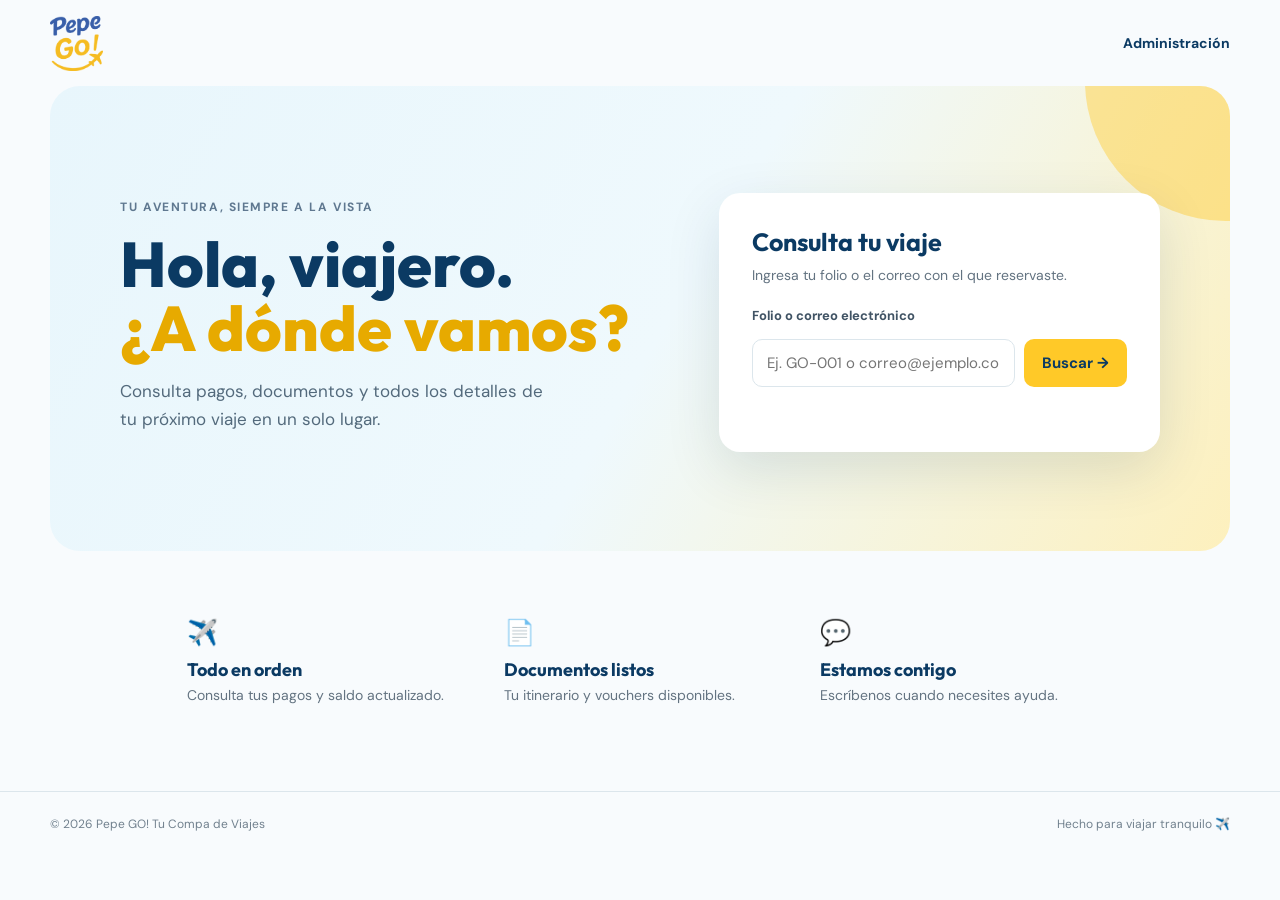
<file: index.html>
<!doctype html>
<html lang="es-MX">
<head>
  <meta charset="utf-8">
  <meta name="viewport" content="width=device-width, initial-scale=1">
  <meta name="description" content="Consulta el estado de tu viaje con Pepe GO!">
  <meta name="theme-color" content="#ffc928">
  <title>Pepe GO! | Tu Compa de Viajes</title>
  <link rel="icon" type="image/png" href="assets/logo.png">
  <link rel="apple-touch-icon" href="assets/logo.png">
  <link rel="preconnect" href="https://fonts.googleapis.com">
  <link rel="preconnect" href="https://fonts.gstatic.com" crossorigin>
  <link href="https://fonts.googleapis.com/css2?family=DM+Sans:wght@400;500;600;700&family=Outfit:wght@600;700;800&display=swap" rel="stylesheet">
  <link rel="stylesheet" href="css/styles.css">
</head>
<body>
  <header class="site-header">
    <a class="brand" href="index.html"><img src="assets/logo.png" alt="Pepe GO!" class="logo-pepe"></a>
    <a class="admin-link" href="admin.html">Administración</a>
  </header>
  <main>
    <section class="hero">
      <div class="hero-copy"><span class="eyebrow">Tu aventura, siempre a la vista</span><h1>Hola, viajero.<br><em>¿A dónde vamos?</em></h1><p>Consulta pagos, documentos y todos los detalles de tu próximo viaje en un solo lugar.</p></div>
      <div class="search-card"><h2>Consulta tu viaje</h2><p>Ingresa tu folio o el correo con el que reservaste.</p><form id="search-form" novalidate><label for="search-query">Folio o correo electrónico</label><div class="search-row"><input id="search-query" name="query" type="text" placeholder="Ej. GO-001 o correo@ejemplo.com" autocomplete="off" required><button type="submit">Buscar →</button></div><p class="form-message" id="search-message" role="status"></p></form></div>
    </section>
    <section id="trip-result" class="trip-result" aria-live="polite" hidden></section>
    <section class="benefits"><article><span>✈️</span><h3>Todo en orden</h3><p>Consulta tus pagos y saldo actualizado.</p></article><article><span>📄</span><h3>Documentos listos</h3><p>Tu itinerario y vouchers disponibles.</p></article><article><span>💬</span><h3>Estamos contigo</h3><p>Escríbenos cuando necesites ayuda.</p></article></section>
  </main>
  <footer><span>© <span id="year"></span> Pepe GO! Tu Compa de Viajes</span><span>Hecho para viajar tranquilo ✈️</span></footer>
  <script src="config.js"></script><script src="js/api.js"></script><script src="components/trip-card.js"></script><script src="js/app.js"></script>
</body>
</html>
</file>
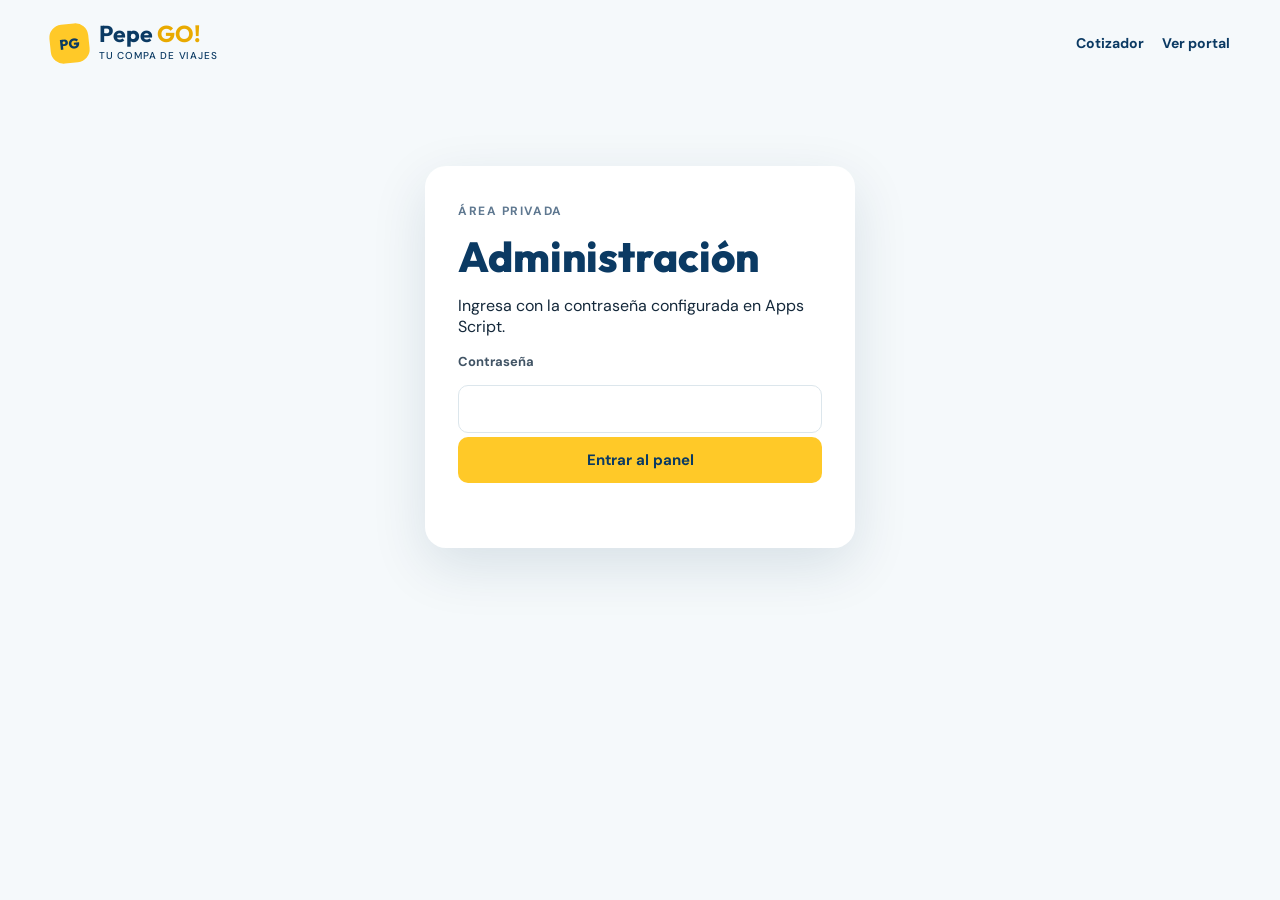
<file: admin.html>
<!doctype html>
<html lang="es-MX">
<head>
  <meta charset="utf-8"><meta name="viewport" content="width=device-width, initial-scale=1"><meta name="theme-color" content="#ffc928"><title>Administración | Pepe GO!</title>
  <link rel="icon" type="image/png" href="assets/logo.png"><link rel="apple-touch-icon" href="assets/logo.png">
  <link rel="preconnect" href="https://fonts.googleapis.com"><link rel="preconnect" href="https://fonts.gstatic.com" crossorigin><link href="https://fonts.googleapis.com/css2?family=DM+Sans:wght@400;500;600;700&family=Outfit:wght@600;700;800&display=swap" rel="stylesheet"><link rel="stylesheet" href="css/styles.css">
</head>
<body class="admin-body"><header class="site-header"><a class="brand" href="index.html"><span class="brand-mark">PG</span><span>Pepe <strong>GO!</strong><small>Tu Compa de Viajes</small></span></a><nav class="admin-header-links"><a class="admin-link" href="cotizador.html">Cotizador</a><a class="admin-link" href="index.html">Ver portal</a></nav></header>
<main class="admin-main"><section id="login-view" class="login-card"><span class="eyebrow">Área privada</span><h1>Administración</h1><p>Ingresa con la contraseña configurada en Apps Script.</p><form id="login-form"><label for="password">Contraseña</label><input id="password" type="password" required autocomplete="current-password"><button type="submit">Entrar al panel</button><p id="login-message" class="form-message" role="status"></p></form></section>
<section id="dashboard-view" hidden><div class="dashboard-head"><div><span class="eyebrow">Panel de control</span><h1>Operación de viajes</h1></div><button id="logout" class="button-secondary">Cerrar sesión</button></div><div id="dashboard-stats" class="stats-grid"></div><div class="admin-grid"><section class="admin-card"><h2>Registrar cliente y viaje</h2><form id="trip-form" class="admin-form"><div class="form-section">Datos del cliente</div><div class="field-grid"><label>Nombre<input name="nombre" required></label><label>Correo<input name="email" type="email" required></label><label>Teléfono<input name="telefono" type="tel"></label></div><div class="form-section">Datos del viaje</div><div class="field-grid"><label>Folio<input name="folio" placeholder="PG-2026-001" required></label><label>Destino<input name="destino" required></label><label>Hotel<input name="hotel" required></label><label>Pasajeros<input name="pasajeros" type="number" min="1" required></label><label>Salida<input name="fechaSalida" type="date" required></label><label>Regreso<input name="fechaRegreso" type="date" required></label><label>Costo total<input name="costoTotal" type="number" min="0" step="0.01" required></label><label>Estatus<select name="estatus"><option>Confirmado</option><option>Pendiente de pago</option><option>Documentación pendiente</option><option>Completado</option><option>Cancelado</option></select></label><label>Fecha próximo pago<input name="proximoPagoFecha" type="date"></label><label>Monto próximo pago<input name="proximoPagoMonto" type="number" min="0" step="0.01"></label></div><label>URL de itinerario<input name="itinerarioUrl" type="url" placeholder="https://..."></label><label>URL de vouchers<input name="vouchersUrl" type="url" placeholder="https://..."></label><button type="submit">Guardar cliente y viaje</button><p id="trip-message" class="form-message" role="status"></p></form></section><section class="admin-card"><h2>Registrar pago</h2><form id="payment-form" class="admin-form"><label>Folio del viaje<input name="folio" required></label><label>Fecha del pago<input name="fecha" type="date" required></label><label>Monto<input name="monto" type="number" min="0.01" step="0.01" required></label><label>Método de pago<input name="metodo" placeholder="Transferencia, efectivo..." required></label><label>Nota (opcional)<input name="nota"></label><button type="submit">Registrar pago</button><p id="payment-message" class="form-message" role="status"></p></form></section></div><section class="admin-card records-card"><div class="card-title-row"><h2>Viajes recientes</h2><button id="refresh" class="button-secondary">Actualizar</button></div><div class="table-wrap"><table><thead><tr><th>Folio</th><th>Cliente</th><th>Destino</th><th>Salida</th><th>Saldo</th><th>Estatus</th></tr></thead><tbody id="trips-table"></tbody></table></div></section></section></main><script src="config.js"></script><script src="js/api.js"></script><script src="js/admin.js"></script></body></html>
</file>
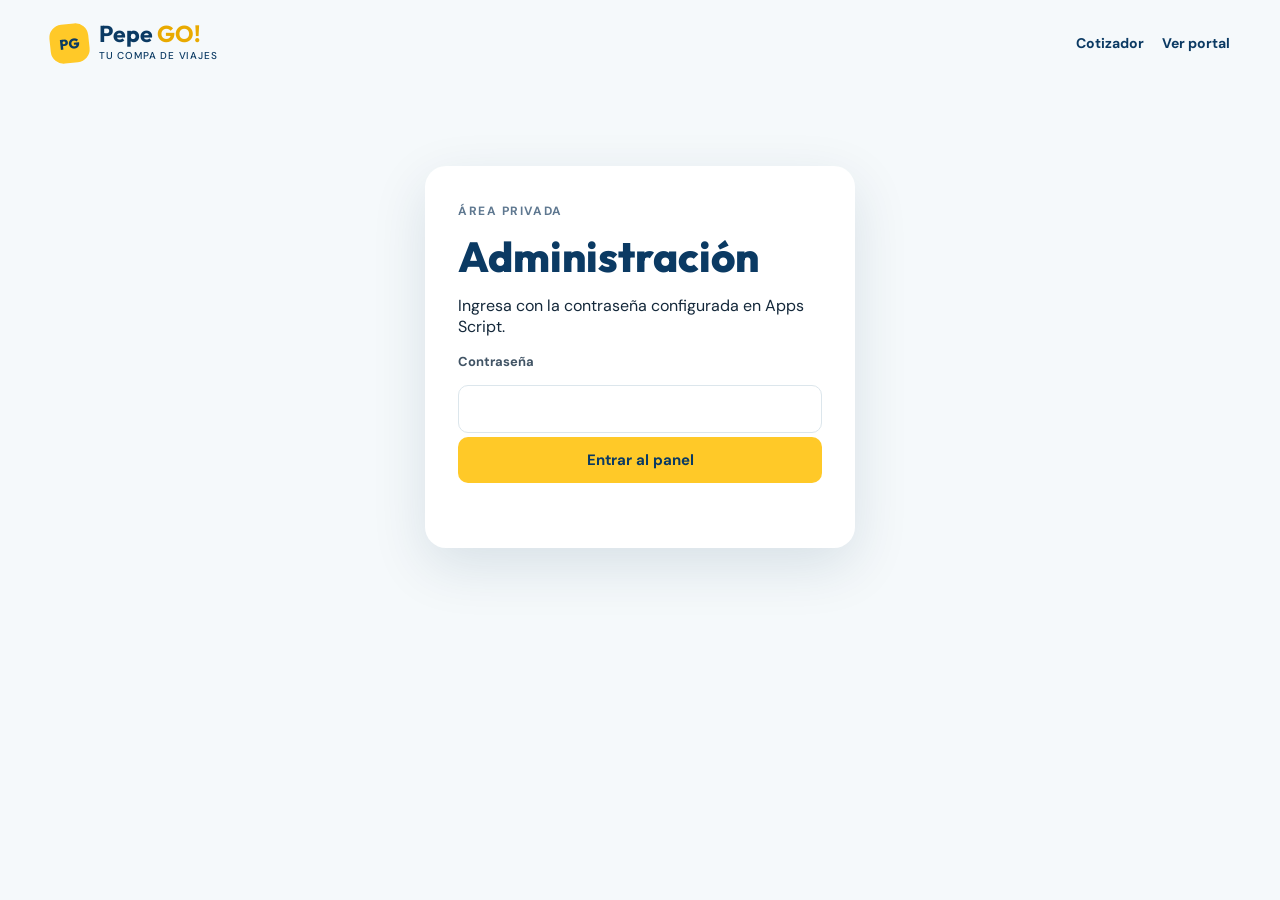
<file: cotizador.html>
<!doctype html>
<html lang="es-MX">
<head>
  <meta charset="utf-8">
  <meta name="viewport" content="width=device-width, initial-scale=1">
  <meta name="theme-color" content="#ffc928">
  <title>Cotizador | Pepe GO!</title>
  <link rel="icon" type="image/png" href="assets/logo.png">
  <link rel="apple-touch-icon" href="assets/logo.png">
  <link rel="preconnect" href="https://fonts.googleapis.com">
  <link rel="preconnect" href="https://fonts.gstatic.com" crossorigin>
  <link href="https://fonts.googleapis.com/css2?family=DM+Sans:wght@400;500;600;700&family=Outfit:wght@600;700;800&display=swap" rel="stylesheet">
  <link rel="stylesheet" href="css/styles.css">
</head>
<body class="admin-body quote-page">
  <header class="site-header no-print">
    <a class="brand" href="admin.html"><img class="logo-pepe" src="assets/logo.png" alt="Pepe GO!"></a>
    <nav class="admin-header-links"><a class="admin-link" href="admin.html">Panel</a><a class="admin-link" href="index.html">Portal</a></nav>
  </header>

  <main id="quote-app" class="admin-main quote-main" hidden>
    <div class="dashboard-head no-print">
      <div><span class="eyebrow">Panel administrativo</span><h1>Cotizador</h1></div>
      <button id="logout" class="button-secondary" type="button">Cerrar sesión</button>
    </div>

    <section class="admin-card quote-library no-print">
      <div><span class="eyebrow">Cotizaciones guardadas</span><h2>Editar cotización o reserva</h2></div>
      <div class="quote-library-controls">
        <select id="saved-quotes" aria-label="Cotizaciones guardadas"><option value="">Selecciona una cotización</option></select>
        <button id="load-quote" class="button-secondary" type="button">Cargar</button>
        <button id="new-quote" type="button">Nueva</button>
      </div>
    </section>

    <div class="quote-workspace">
      <section class="admin-card quote-form-card no-print">
        <div class="quote-form-heading"><div><span class="eyebrow" id="editor-mode">Nueva</span><h2 id="editor-title">Cotización</h2></div><span id="conversion-badge" class="small-status" hidden>Reserva creada</span></div>
        <form id="quote-form" class="admin-form" novalidate>
          <div class="form-section">Control de la cotización</div>
          <div class="field-grid">
            <label>Código de cotización<input name="cotizacionId" readonly placeholder="Se genera al guardar"></label>
            <label>Código base de reserva<input name="codigoBaseReserva" placeholder="Ej. GO07N015" autocapitalize="characters"></label>
            <label>Folio del viaje<input name="folioViaje" readonly placeholder="Se genera al aceptar"></label>
            <label>Estatus<select name="estatus"><option value="Borrador">Borrador</option><option value="Aceptada">Aceptada</option></select></label>
          </div>

          <div class="form-section">Datos del cliente</div>
          <div class="field-grid">
            <label>Nombre<input name="clienteNombre" autocomplete="name"></label>
            <label>Correo<input name="clienteEmail" type="email" autocomplete="email"></label>
            <label>Teléfono<input name="clienteTelefono" type="tel" autocomplete="tel"></label>
          </div>

          <div class="form-section">Viajeros</div>
          <div class="field-grid">
            <label>Número de adultos<input name="adultos" type="number" min="0" step="1" value="0"></label>
            <label>Número de menores<input name="menores" type="number" min="0" step="1" value="0"></label>
            <label>Total de pasajeros<input name="personas" type="number" readonly value="0"></label>
          </div>
          <div id="minor-ages" class="dynamic-grid"></div>

          <div class="form-section dynamic-section-head"><span>Habitaciones</span><button id="add-room" class="button-secondary compact-button" type="button">Agregar habitación</button></div>
          <div id="rooms-list" class="dynamic-list"></div>

          <div class="form-section dynamic-section-head"><span>Destinos del viaje</span><button id="add-destination" class="button-secondary compact-button" type="button">Agregar destino</button></div>
          <div id="destinations-list" class="dynamic-list"></div>

          <div class="form-section">Servicios y notas</div>
          <label>Servicios incluidos<textarea name="serviciosIncluidos" rows="3"></textarea></label>
          <label>Observaciones<textarea name="observaciones" rows="3"></textarea></label>

          <div class="form-section dynamic-section-head"><span>Imágenes de la cotización</span><button id="add-image" class="button-secondary compact-button" type="button">Agregar imagen</button></div>
          <p class="field-help">Puedes agregar hasta 4 URLs públicas de Google Drive u otro servicio.</p>
          <div id="images-list" class="dynamic-list image-editor-list"></div>

          <div class="form-section">Inversión</div>
          <div class="field-grid investment-form-grid">
            <label>Precio real<input name="precioReal" type="number" min="0" step="0.01"></label>
            <label>Tipo de descuento<select name="tipoDescuento"><option value="porcentaje">Porcentaje</option><option value="monto">Monto fijo</option></select></label>
            <label>Descuento aplicado<input name="descuentoAplicado" type="number" min="0" step="0.01"></label>
            <label>Precio final<input name="precioTotal" type="number" min="0" step="0.01"></label>
            <label>Anticipo<input name="anticipo" type="number" min="0" step="0.01"></label>
            <label>Saldo pendiente<input name="saldoPendiente" type="number" min="0" step="0.01" readonly></label>
          </div>
          <div class="price-calculation-note"><span id="price-warning" hidden>El precio final fue ajustado manualmente y no coincide con el cálculo del descuento.</span><button id="use-calculated-price" class="button-secondary compact-button" type="button" hidden>Usar precio calculado</button></div>
          <div class="field-grid">
            <label>Fecha límite para reservar<input name="fechaLimiteReserva" type="date"></label>
            <label>Fecha límite para liquidar<input name="fechaLiquidacion" type="date"></label>
          </div>

          <div class="quote-form-actions quote-form-actions-wide">
            <button id="preview-button" type="button">Vista previa</button>
            <button id="save-button" class="button-secondary" type="submit">Guardar cotización</button>
            <button id="accept-button" class="accept-button" type="button">Aceptar y crear reserva</button>
          </div>
          <p id="quote-message" class="form-message" role="status" aria-live="polite"></p>
        </form>
      </section>

      <section id="quote-preview" class="quote-preview" aria-live="polite">
        <div class="quote-placeholder no-print"><strong>Tu cotización aparecerá aquí</strong><span>Puedes generar una vista previa aunque haya campos vacíos.</span></div>
      </section>
    </div>
  </main>

  <script src="config.js"></script>
  <script src="js/api.js"></script>
  <script src="js/cotizador.js"></script>
</body>
</html>
</file>
<file: css/styles.css>
:root{--yellow:#ffc928;--yellow-light:#fff3c9;--blue:#0b3a63;--blue-dark:#062b4b;--sky:#e9f5fc;--ink:#14283a;--muted:#637381;--white:#fff;--line:#dce6ec;--shadow:0 18px 55px rgba(8,50,82,.12)}*{box-sizing:border-box}body{margin:0;background:#f8fbfd;color:var(--ink);font-family:'DM Sans',sans-serif}.site-header{width:min(1180px,calc(100% - 40px));height:86px;margin:auto;display:flex;align-items:center;justify-content:space-between}.brand{display:flex;gap:10px;align-items:center;color:var(--blue);font-family:Outfit,sans-serif;font-size:23px;font-weight:700;text-decoration:none;line-height:.9}.brand strong{color:#e9aa00}.brand small{display:block;font:500 10px 'DM Sans';letter-spacing:.08em;text-transform:uppercase;margin-top:5px}.brand-mark{width:39px;height:39px;border-radius:13px;background:var(--yellow);display:grid;place-items:center;font:800 14px Outfit;color:var(--blue);transform:rotate(-6deg)}.admin-link{color:var(--blue);font-size:14px;font-weight:700;text-decoration:none}.hero{max-width:1180px;min-height:465px;margin:auto;padding:70px 5.5% 62px;border-radius:30px;background:linear-gradient(120deg,#e8f6fc 0%,#eff9fd 52%,#fdf0bd 100%);display:grid;grid-template-columns:1.1fr .9fr;gap:60px;align-items:center;overflow:hidden;position:relative}.hero:after{content:'';position:absolute;width:280px;height:280px;border-radius:50%;right:-135px;top:-145px;background:rgba(255,201,40,.42)}.hero-copy{position:relative;z-index:1}.eyebrow{font-size:12px;text-transform:uppercase;letter-spacing:.13em;color:#5f7890;font-weight:700}.hero h1,.admin-main h1{font:800 clamp(38px,5vw,63px)/1.02 Outfit;margin:16px 0;color:var(--blue)}.hero h1 em{font-style:normal;color:#e7aa00}.hero-copy p{max-width:430px;color:#536a7c;line-height:1.65;font-size:17px}.search-card,.login-card,.admin-card{background:var(--white);padding:33px;border-radius:21px;box-shadow:var(--shadow);position:relative;z-index:1}.search-card h2,.admin-card h2{font:700 25px Outfit;margin:0 0 8px;color:var(--blue)}.search-card p{color:var(--muted);font-size:14px;margin:0 0 23px}label{display:block;font-weight:700;font-size:13px;color:#405364;margin:0 0 15px}input,select{font:400 15px 'DM Sans';display:block;width:100%;border:1px solid var(--line);border-radius:10px;padding:13px 14px;color:var(--ink);background:#fff;margin-top:7px;outline:none}input:focus,select:focus{border-color:#5c9fcc;box-shadow:0 0 0 3px #d9f0fb}.search-row{display:flex;gap:9px}.search-row input{margin:0}.search-row button,button{border:0;cursor:pointer;background:var(--yellow);color:var(--blue);font:700 15px 'DM Sans';border-radius:10px;padding:0 18px;white-space:nowrap;transition:transform .15s,background .15s}button:hover{background:#f0bb18;transform:translateY(-1px)}.form-message{min-height:20px!important;margin:12px 0 0!important;font-size:13px!important;color:#b14232!important}.form-message.success{color:#16754c!important}.benefits{width:min(930px,calc(100% - 40px));display:grid;grid-template-columns:repeat(3,1fr);gap:20px;margin:50px auto 70px}.benefits article{padding:15px 12px}.benefits span{font-size:25px;color:#dfa700}.benefits h3{font:700 18px Outfit;margin:9px 0 4px;color:var(--blue)}.benefits p{font-size:14px;color:var(--muted);margin:0;line-height:1.5}footer{border-top:1px solid var(--line);padding:24px max(20px,calc((100vw - 1180px)/2));display:flex;justify-content:space-between;color:#71818e;font-size:12px}.trip-result{width:min(980px,calc(100% - 40px));margin:50px auto}.trip-card{background:#fff;border-radius:25px;box-shadow:var(--shadow);overflow:hidden}.trip-head{background:var(--blue);color:#fff;padding:30px 36px;display:flex;justify-content:space-between;gap:18px;align-items:flex-start}.trip-head h2{font:700 29px Outfit;margin:4px 0}.trip-head p{margin:0;color:#c7d9e6;font-size:14px}.status{display:inline-block;background:#dff7e9;color:#147247;border-radius:30px;padding:8px 12px;font-size:12px;font-weight:700;white-space:nowrap}.status.pending{background:#fff2ca;color:#9b6a00}.status.cancelled{background:#fbe0df;color:#9d3430}.trip-content{padding:32px 36px}.detail-grid{display:grid;grid-template-columns:repeat(3,1fr);gap:25px 20px;padding-bottom:28px;border-bottom:1px solid var(--line)}.detail-label{display:block;text-transform:uppercase;letter-spacing:.08em;font-weight:700;color:#8294a0;font-size:10px;margin-bottom:6px}.detail-value{font-size:15px;font-weight:600}.payment-area{padding:28px 0;display:grid;grid-template-columns:1fr 1.2fr;gap:55px;align-items:center}.amounts{display:flex;gap:28px}.amounts strong{font:700 21px Outfit;display:block;color:var(--blue)}.amounts small{font-size:12px;color:var(--muted)}.progress-label{display:flex;justify-content:space-between;color:var(--blue);font-weight:700;font-size:13px;margin-bottom:9px}.progress-track{height:11px;border-radius:100px;background:#e8eff3;overflow:hidden}.progress-bar{height:100%;background:linear-gradient(90deg,#ffc928,#eab000);border-radius:inherit}.next-payment{font-size:13px;color:#627685;margin:12px 0 0}.trip-actions{display:flex;flex-wrap:wrap;gap:11px}.action-button{padding:12px 16px;background:var(--sky);color:var(--blue);border-radius:10px;font-size:14px;text-decoration:none;font-weight:700}.action-button.whatsapp{background:#dcf6e5;color:#13733b}.action-button.disabled{opacity:.48;pointer-events:none}.admin-body{background:#f5f9fb}.admin-main{width:min(1180px,calc(100% - 40px));margin:45px auto 80px}.login-card{width:min(430px,100%);margin:80px auto}.login-card h1{font-size:42px}.login-card button,.admin-form button{width:100%;height:46px;margin-top:4px}.dashboard-head,.card-title-row{display:flex;justify-content:space-between;align-items:center;gap:20px}.dashboard-head h1{font-size:43px}.button-secondary{background:#e7f2f8;color:var(--blue);padding:12px 15px}.stats-grid{display:grid;grid-template-columns:repeat(3,1fr);gap:18px;margin:25px 0}.stat{background:#fff;padding:20px;border-radius:16px;border:1px solid #e4edf1}.stat strong{display:block;font:700 29px Outfit;color:var(--blue)}.stat span{font-size:12px;color:var(--muted)}.admin-grid{display:grid;grid-template-columns:1.45fr .8fr;gap:20px}.admin-card{box-shadow:none;border:1px solid #e2ebf0;border-radius:17px;margin-bottom:20px}.admin-form .form-section{font:700 15px Outfit;color:var(--blue);padding:10px 0;border-bottom:1px solid var(--line);margin-bottom:16px}.field-grid{display:grid;grid-template-columns:repeat(2,1fr);gap:0 14px}.records-card{margin-top:20px}.table-wrap{overflow:auto;margin-top:16px}table{width:100%;border-collapse:collapse;text-align:left;font-size:13px;min-width:650px}th{color:#78909f;font-size:11px;text-transform:uppercase;letter-spacing:.05em}th,td{padding:13px 8px;border-bottom:1px solid #e8eef1}td{font-weight:500}.small-status{font-size:11px;font-weight:700;color:#27698f}@media(max-width:760px){.site-header{height:72px;width:calc(100% - 28px)}.hero{width:calc(100% - 28px);padding:49px 23px 28px;grid-template-columns:1fr;gap:25px;border-radius:21px}.hero h1{font-size:42px}.search-card{padding:24px 20px}.search-row{display:block}.search-row button{height:45px;width:100%;margin-top:9px}.benefits{grid-template-columns:1fr;margin:35px auto}.benefits article{padding:8px}.trip-head,.trip-content{padding:25px 20px}.trip-head{display:block}.trip-head .status{margin-top:15px}.detail-grid{grid-template-columns:repeat(2,1fr);gap:20px 12px}.payment-area{grid-template-columns:1fr;gap:25px}.amounts{gap:21px}.trip-actions{display:grid;grid-template-columns:1fr}.action-button{text-align:center}footer{display:block;line-height:2}.admin-main{width:calc(100% - 28px);margin-top:25px}.dashboard-head h1{font-size:34px}.stats-grid,.admin-grid{grid-template-columns:1fr}.field-grid{grid-template-columns:1fr}.admin-card{padding:23px 18px}.dashboard-head{align-items:flex-end}.dashboard-head .button-secondary{font-size:12px}.login-card{margin:35px auto;padding:26px 21px}}
.logo-pepe{

height:55px;

width:auto;

display:block;

}

.brand{

display:flex;

align-items:center;

text-decoration:none;

}

textarea{font:400 15px 'DM Sans';display:block;width:100%;border:1px solid var(--line);border-radius:10px;padding:13px 14px;color:var(--ink);background:#fff;margin-top:7px;outline:none;resize:vertical}textarea:focus{border-color:#5c9fcc;box-shadow:0 0 0 3px #d9f0fb}.admin-actions,.quote-form-actions,.quote-preview-actions{display:flex;align-items:center;gap:10px}.button-link{display:inline-flex;align-items:center;justify-content:center;min-height:42px;padding:10px 18px;border-radius:10px;background:var(--yellow);color:var(--blue);font-size:14px;font-weight:700;text-decoration:none}.button-link:hover{background:#f0bb18}.quote-main{width:min(1380px,calc(100% - 40px));margin-top:28px}.quote-workspace{display:grid;grid-template-columns:minmax(420px,.82fr) minmax(520px,1.18fr);gap:22px;align-items:start}.quote-form-card{margin:0}.quote-form-actions{margin-top:8px}.quote-form-actions button{width:50%;height:46px}.quote-preview{position:sticky;top:20px}.quote-placeholder{min-height:480px;border:2px dashed #cadce6;border-radius:20px;display:grid;place-content:center;text-align:center;color:var(--muted);gap:7px}.quote-placeholder strong{font:700 21px Outfit;color:var(--blue)}.quote-placeholder span{font-size:13px}.quote-document{background:#fff;border-radius:22px;box-shadow:var(--shadow);overflow:hidden}.quote-document-head{display:flex;align-items:center;justify-content:space-between;gap:30px;padding:25px 32px;border-bottom:1px solid var(--line)}.quote-document-head img{width:110px;height:62px;object-fit:contain;object-position:left center}.quote-document-head div{text-align:right}.quote-document-head span,.quote-highlight span,.quote-detail-grid span,.quote-prices span,.quote-deadlines span{display:block;text-transform:uppercase;letter-spacing:.08em;color:#7d909d;font-size:10px;font-weight:700}.quote-document-head strong{display:block;color:var(--blue);font:700 17px Outfit;margin-top:5px}.quote-highlight{padding:34px 36px;background:linear-gradient(120deg,var(--sky),var(--yellow-light))}.quote-highlight h2{font:800 36px/1.1 Outfit;color:var(--blue);margin:8px 0 3px}.quote-highlight p{margin:0;color:#536a7c;font-weight:600}.quote-detail-grid{display:grid;grid-template-columns:repeat(2,1fr);gap:23px;padding:28px 34px}.quote-detail-grid strong,.quote-deadlines strong{display:block;color:var(--ink);font-size:14px;margin-top:6px}.quote-copy{padding:0 34px 25px}.quote-copy h3{font:700 16px Outfit;color:var(--blue);margin:0 0 7px}.quote-copy p{font-size:13px;line-height:1.65;color:#536a7c;margin:0}.quote-prices{display:grid;grid-template-columns:repeat(3,1fr);gap:1px;background:var(--line);border-block:1px solid var(--line)}.quote-prices div{padding:22px 24px;background:#f8fbfd}.quote-prices strong{display:block;font:700 20px Outfit;color:var(--blue);margin-top:5px}.quote-prices .quote-balance{background:var(--blue)}.quote-prices .quote-balance span{color:#a9c4d7}.quote-prices .quote-balance strong{color:var(--yellow)}.quote-deadlines{display:grid;grid-template-columns:1fr 1fr;gap:20px;padding:25px 34px}.quote-document-footer{display:flex;justify-content:space-between;align-items:center;padding:16px 34px;background:var(--yellow);color:var(--blue);font-size:12px}.quote-document-footer strong{font:800 17px Outfit}.quote-preview-actions{justify-content:flex-end;margin-top:13px;flex-wrap:wrap}.quote-preview-actions button{height:43px}.whatsapp-button{background:#dcf6e5;color:#13733b}.whatsapp-button:hover{background:#c6efd4}button:disabled{opacity:.6;cursor:wait;transform:none}

@media(max-width:1050px){.quote-workspace{grid-template-columns:1fr}.quote-preview{position:static}.quote-placeholder{min-height:220px}}
@media(max-width:760px){.admin-actions{gap:6px}.button-link{padding:9px 11px;font-size:12px}.quote-main{width:calc(100% - 28px)}.quote-form-actions{display:grid;grid-template-columns:1fr}.quote-form-actions button{width:100%}.quote-document-head,.quote-highlight,.quote-detail-grid,.quote-copy,.quote-deadlines{padding-left:20px;padding-right:20px}.quote-document-head img{width:85px}.quote-document-head strong{font-size:14px}.quote-highlight h2{font-size:29px}.quote-prices{grid-template-columns:1fr}.quote-preview-actions{display:grid;grid-template-columns:1fr}.quote-preview-actions button{width:100%}}

@media print{@page{size:A4;margin:12mm}.no-print{display:none!important}body{background:#fff}.admin-main,.quote-main{width:100%;margin:0}.quote-workspace{display:block}.quote-preview{position:static}.quote-document{box-shadow:none;border-radius:0}.quote-document-head{padding-top:0}.quote-highlight{print-color-adjust:exact;-webkit-print-color-adjust:exact}.quote-prices .quote-balance,.quote-document-footer{print-color-adjust:exact;-webkit-print-color-adjust:exact}.quote-document-footer{margin-top:8px}}

/* Cotizador avanzado */
.admin-header-links{display:flex;align-items:center;gap:18px}.quote-library{display:flex;align-items:end;justify-content:space-between;gap:20px;margin-bottom:20px;padding:22px 26px}.quote-library h2{margin:5px 0 0}.quote-library-controls{display:flex;align-items:center;gap:9px;min-width:min(650px,60%)}.quote-library-controls select{margin:0}.quote-library-controls button{height:44px}.quote-form-heading{display:flex;justify-content:space-between;align-items:start;gap:15px}.quote-form-heading h2{margin-top:5px}.field-help{font-size:12px;color:var(--muted);margin:-6px 0 14px}.dynamic-section-head{display:flex!important;align-items:center;justify-content:space-between;gap:10px}.compact-button{padding:8px 11px!important;height:auto!important;width:auto!important;margin:0!important;font-size:12px}.dynamic-list{display:grid;gap:13px;margin-bottom:18px}.dynamic-grid{display:grid;grid-template-columns:repeat(3,1fr);gap:0 13px}.dynamic-card{border:1px solid var(--line);border-radius:14px;padding:17px;background:#fbfdfe}.dynamic-card-head{display:flex;align-items:center;justify-content:space-between;gap:12px;margin-bottom:13px}.dynamic-card h3{font:700 17px Outfit;color:var(--blue);margin:0}.dynamic-card h4{font:700 14px Outfit;color:var(--blue);margin:0 0 12px}.remove-dynamic{background:#fbe6e3;color:#983b33;padding:8px 11px;font-size:12px}.remove-dynamic:hover{background:#f6d2ce}.transport-fields{border-top:1px dashed #cbdbe4;margin-top:17px;padding-top:17px}.transport-fields[hidden]{display:none}.image-editor-card{display:grid;grid-template-columns:115px 1fr 1fr;gap:0 13px;align-items:end}.image-editor-card .dynamic-card-head{grid-column:1/-1}.image-url-preview{width:115px;height:94px;object-fit:cover;border-radius:10px;border:1px solid var(--line);margin-bottom:15px;background:#eef4f7}.image-url-preview[hidden]{display:block;visibility:hidden}.quote-form-actions-wide{display:grid;grid-template-columns:1fr 1fr 1.3fr;margin-top:12px}.quote-form-actions-wide button{width:100%}.accept-button{background:#0b3a63;color:#fff}.accept-button:hover{background:#062b4b}.quote-gallery{display:grid;gap:7px;padding:7px;background:#fff}.quote-gallery figure{margin:0;position:relative;overflow:hidden;border-radius:10px;min-height:150px;background:#eaf1f5}.quote-gallery img{width:100%;height:100%;min-height:150px;max-height:230px;display:block;object-fit:cover}.quote-gallery figcaption{position:absolute;left:0;right:0;bottom:0;padding:22px 12px 9px;background:linear-gradient(transparent,rgba(0,0,0,.7));color:#fff;font-size:11px}.gallery-1{grid-template-columns:1fr}.gallery-1 figure{height:330px}.gallery-1 img{max-height:none}.gallery-2,.gallery-3{grid-template-columns:repeat(2,1fr)}.gallery-3 .gallery-main{grid-column:1/-1;height:280px}.gallery-3 .gallery-main img{max-height:none}.gallery-4{grid-template-columns:repeat(3,1fr)}.gallery-4 .gallery-main{grid-column:1/-1;height:280px}.gallery-4 .gallery-main img{max-height:none}.preview-section{padding:24px 34px;border-bottom:1px solid var(--line)}.preview-section>h3{font:700 18px Outfit;color:var(--blue);margin:0 0 15px}.preview-data-grid{display:grid;grid-template-columns:repeat(3,1fr);gap:13px}.preview-data-grid span{font-size:13px;font-weight:600;color:var(--ink)}.preview-data-grid small{display:block;text-transform:uppercase;letter-spacing:.07em;color:#81939f;font-size:9px;margin-bottom:4px}.preview-card-list,.preview-destination-list{display:grid;gap:11px}.preview-card{border:1px solid var(--line);border-radius:12px;padding:15px}.preview-card h4{font:700 15px Outfit;color:var(--blue);margin:0 0 12px}.preview-card p,.preview-destination p,.transport-preview p{font-size:12px;color:#5d7180;line-height:1.5;margin:7px 0 0}.preview-destination{border:1px solid var(--line);border-radius:14px;padding:18px}.preview-card-number{text-transform:uppercase;letter-spacing:.09em;color:#8496a2;font-weight:700;font-size:9px}.preview-destination h3{font:700 22px Outfit;color:var(--blue);margin:5px 0 0}.preview-hotel{font-weight:700!important;color:#526b7c!important;margin:2px 0 15px!important}.transport-preview{background:var(--sky);border-radius:10px;padding:12px 14px;margin-top:12px}.transport-preview strong{font:700 14px Outfit;color:var(--blue)}.quote-document-head small{display:block;color:#60798a;font-size:11px;margin-top:5px}.printable-card{break-inside:avoid;page-break-inside:avoid}

@media(max-width:1050px){.quote-library{align-items:stretch;flex-direction:column}.quote-library-controls{min-width:0;width:100%}}
@media(max-width:760px){.admin-header-links{gap:10px}.quote-library{padding:19px 17px}.quote-library-controls{display:grid;grid-template-columns:1fr 1fr}.quote-library-controls select{grid-column:1/-1}.dynamic-grid{grid-template-columns:1fr}.dynamic-section-head{align-items:flex-start}.image-editor-card{grid-template-columns:1fr}.image-editor-card .dynamic-card-head{grid-column:auto}.image-url-preview{width:100%;height:170px}.quote-form-actions-wide{grid-template-columns:1fr}.quote-gallery,.gallery-2,.gallery-3,.gallery-4{grid-template-columns:1fr}.gallery-3 .gallery-main,.gallery-4 .gallery-main{grid-column:auto;height:230px}.preview-section{padding:20px}.preview-data-grid{grid-template-columns:repeat(2,1fr)}.quote-document-head{align-items:flex-start}.quote-document-head div{max-width:60%}}

@media print{.quote-gallery,.printable-card,.preview-card,.preview-destination,.transport-preview,.quote-prices,.quote-deadlines{break-inside:avoid!important;page-break-inside:avoid!important}.preview-section{padding:16px 22px}.quote-gallery figure{break-inside:avoid;page-break-inside:avoid}.quote-gallery img{max-height:190px}.gallery-1 figure{height:260px}.gallery-3 .gallery-main,.gallery-4 .gallery-main{height:210px}.quote-document-head,.quote-highlight,.quote-document-footer{break-inside:avoid;page-break-inside:avoid}.preview-destination-list,.preview-card-list{display:block}.preview-destination,.preview-card{margin-bottom:9px}}

/* Detalles sincronizados en el portal del viajero */
.traveler-extra{border-top:1px solid var(--line);padding:27px 0}.traveler-extra h3{font:700 18px Outfit;color:var(--blue);margin:22px 0 11px}.traveler-gallery{display:grid;grid-template-columns:repeat(4,1fr);gap:7px}.traveler-gallery figure{margin:0}.traveler-gallery img{width:100%;height:125px;object-fit:cover;border-radius:10px;display:block}.traveler-gallery figcaption{font-size:10px;color:var(--muted);margin-top:4px}.traveler-destinations,.traveler-rooms{display:grid;grid-template-columns:repeat(2,1fr);gap:10px}.traveler-destinations>article,.traveler-rooms>article{border:1px solid var(--line);border-radius:12px;padding:14px;display:grid;gap:4px}.traveler-destinations small{color:#81939f;text-transform:uppercase;font-size:9px;font-weight:700}.traveler-destinations strong,.traveler-rooms strong{color:var(--blue);font:700 15px Outfit}.traveler-destinations span,.traveler-rooms span,.traveler-transport span{font-size:11px;color:#607685}.traveler-transport{border-top:1px dashed #c9dbe4;padding-top:8px;margin-top:6px;display:grid;gap:3px}.traveler-transport strong{font-size:12px}.traveler-notes{margin-top:15px}.traveler-notes strong{color:var(--blue);font-size:13px}.traveler-notes p{white-space:pre-line;color:#607685;font-size:12px;line-height:1.6;margin:5px 0}
@media(max-width:760px){.traveler-gallery{grid-template-columns:repeat(2,1fr)}.traveler-destinations,.traveler-rooms{grid-template-columns:1fr}}
</file>
